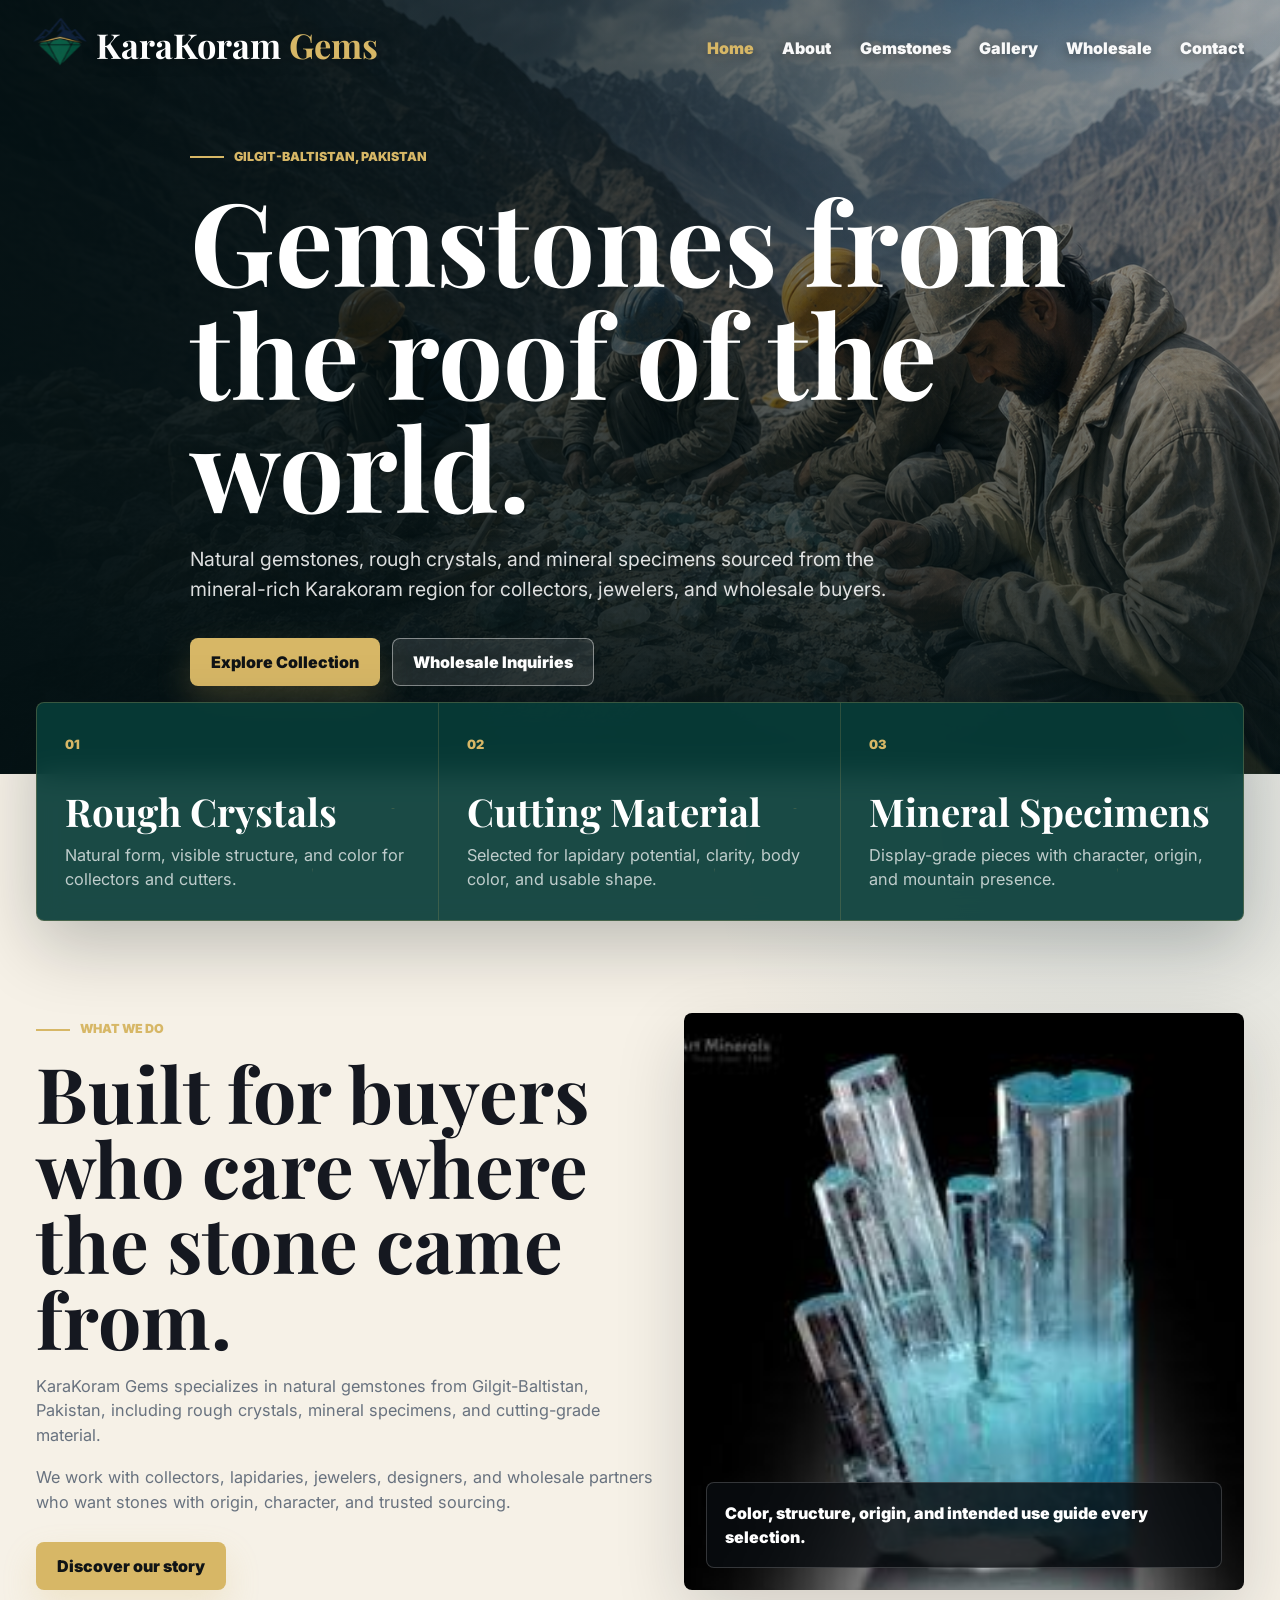
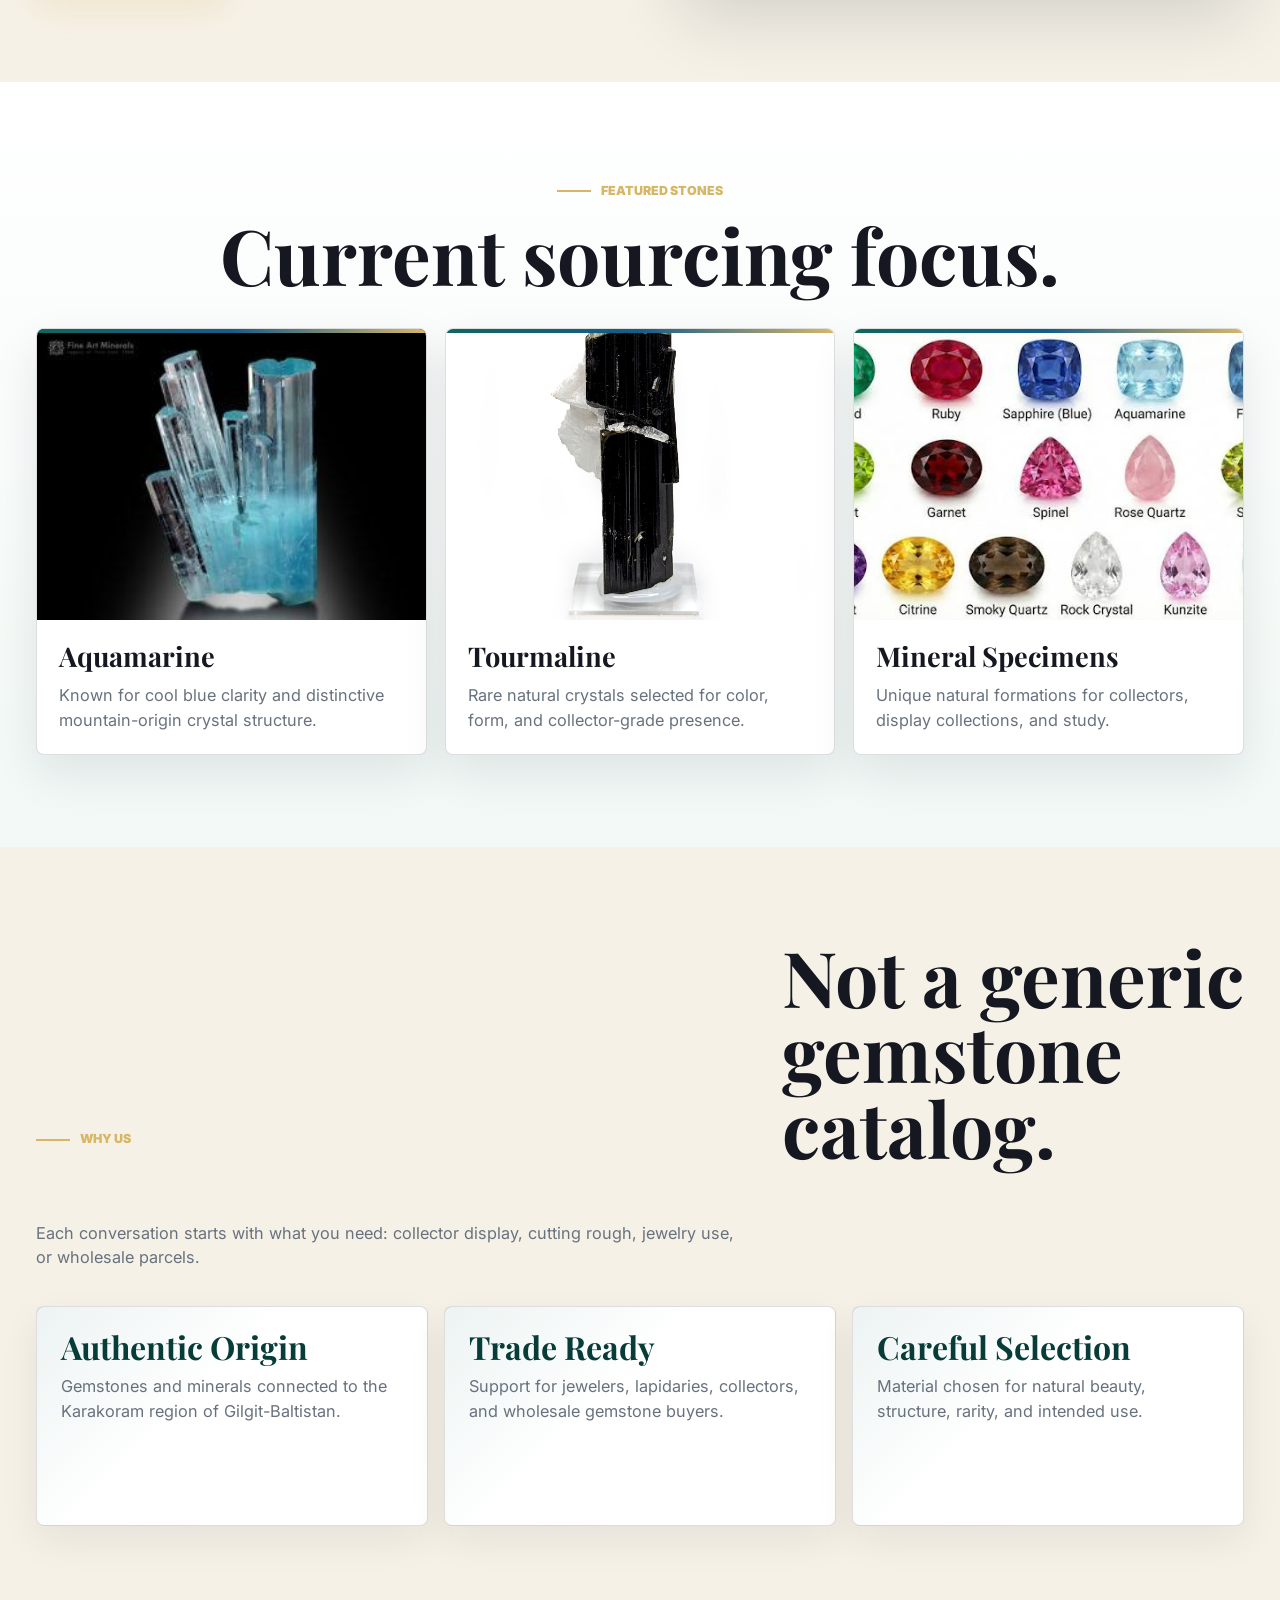
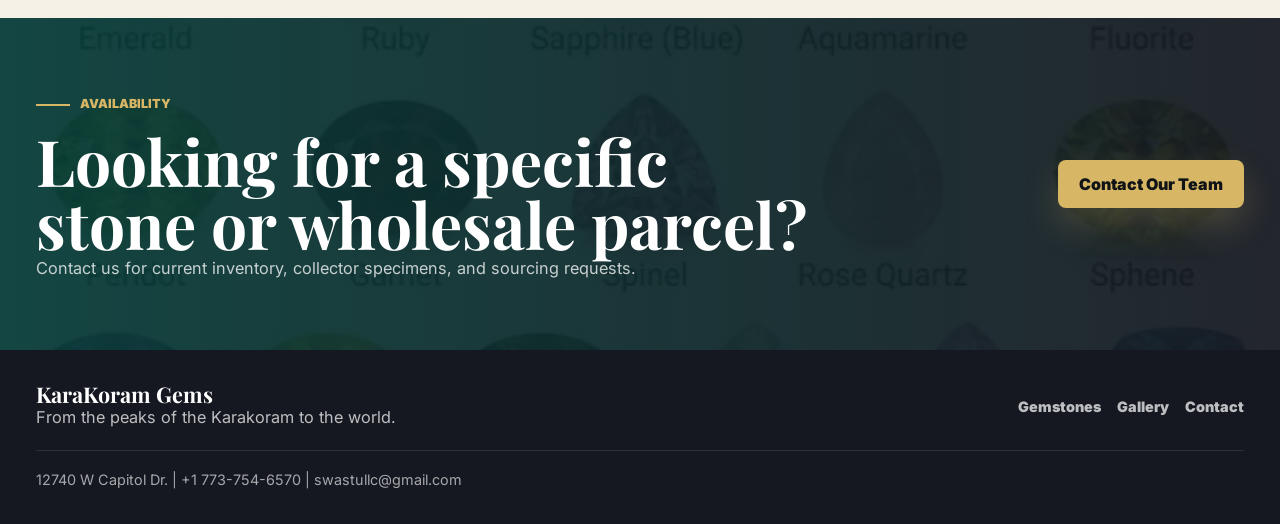
<file: index.html>
<!DOCTYPE html>
<html lang="en">

<head>
<meta charset="UTF-8">
<meta name="viewport" content="width=device-width, initial-scale=1.0">
<title>KaraKoram Gems | Natural Gemstones From The Karakoram Mountains</title>
<meta name="description" content="KaraKoram Gems specializes in ethically sourced natural gemstones from Gilgit-Baltistan, Pakistan. Premium rough crystals, mineral specimens, and cutting-grade gemstones for collectors, jewelers, and wholesalers.">
<meta name="keywords" content="Karakoram Gems, Pakistani gemstones, Gilgit Baltistan gemstones, aquamarine, tourmaline, ruby, emerald, mineral specimens">
<link rel="preconnect" href="https://fonts.googleapis.com">
<link rel="preconnect" href="https://fonts.gstatic.com" crossorigin>
<link href="https://fonts.googleapis.com/css2?family=Inter:wght@400;500;600;700;800;900&family=Playfair+Display:wght@600;700;800&display=swap" rel="stylesheet">
<link rel="icon" href="favicon.ico" sizes="any">
<link rel="stylesheet" href="css/style.css">
</head>

<body>
<header>
    <div class="container nav-container">
        <div class="logo">
            <a href="index.html">
                <img class="brand-mark" src="images/logo/logo.png" alt="">
                <span>KaraKoram <strong>Gems</strong></span>
            </a>
        </div>
        <button class="nav-toggle" type="button" aria-label="Open navigation" aria-expanded="false">
            <span></span>
        </button>
        <nav aria-label="Primary navigation">
            <ul>
                <li><a href="index.html" aria-current="page">Home</a></li>
                <li><a href="about.html">About</a></li>
                <li><a href="gemstones.html">Gemstones</a></li>
                <li><a href="gallery.html">Gallery</a></li>
                <li><a href="wholesale.html">Wholesale</a></li>
                <li><a href="contact.html">Contact</a></li>
            </ul>
        </nav>
    </div>
</header>

<main>
    <section class="hero">
        <div class="container hero-content">
            <span class="eyebrow">Gilgit-Baltistan, Pakistan</span>
            <h1>Gemstones from the roof of the world.</h1>
            <p>
                Natural gemstones, rough crystals, and mineral specimens sourced from the mineral-rich Karakoram region for collectors, jewelers, and wholesale buyers.
            </p>
            <div class="hero-actions">
                <a href="gemstones.html" class="btn">Explore Collection</a>
                <a href="wholesale.html" class="btn secondary">Wholesale Inquiries</a>
            </div>
        </div>
    </section>

    <section class="gem-index" aria-label="Gemstone sourcing focus">
        <div class="container gem-index-grid">
            <article>
                <span>01</span>
                <h2>Rough Crystals</h2>
                <p>Natural form, visible structure, and color for collectors and cutters.</p>
            </article>
            <article>
                <span>02</span>
                <h2>Cutting Material</h2>
                <p>Selected for lapidary potential, clarity, body color, and usable shape.</p>
            </article>
            <article>
                <span>03</span>
                <h2>Mineral Specimens</h2>
                <p>Display-grade pieces with character, origin, and mountain presence.</p>
            </article>
        </div>
    </section>

    <section class="section">
        <div class="container intro-grid">
            <div class="intro-copy">
                <span class="eyebrow">What We Do</span>
                <h2>Built for buyers who care where the stone came from.</h2>
                <p>
                    KaraKoram Gems specializes in natural gemstones from Gilgit-Baltistan, Pakistan, including rough crystals, mineral specimens, and cutting-grade material.
                </p>
                <p>
                    We work with collectors, lapidaries, jewelers, designers, and wholesale partners who want stones with origin, character, and trusted sourcing.
                </p>
                <a href="about.html" class="gold-link">Discover our story</a>
            </div>
            <div class="image-stack">
                <img class="feature-image" src="images/aquamarine.jpg" alt="Blue aquamarine crystal specimen">
                <div class="image-note">Color, structure, origin, and intended use guide every selection.</div>
            </div>
        </div>
    </section>

    <section class="section collections">
        <div class="container">
            <div class="section-header center">
                <span class="eyebrow">Featured Stones</span>
                <h2>Current sourcing focus.</h2>
            </div>
            <div class="cards">
                <article class="card">
                    <img src="images/aquamarine.jpg" alt="Aquamarine gemstone crystal">
                    <div class="card-body">
                        <h3>Aquamarine</h3>
                        <p>Known for cool blue clarity and distinctive mountain-origin crystal structure.</p>
                    </div>
                </article>
                <article class="card">
                    <img src="images/tourmaline.jpg" alt="Tourmaline crystal specimen">
                    <div class="card-body">
                        <h3>Tourmaline</h3>
                        <p>Rare natural crystals selected for color, form, and collector-grade presence.</p>
                    </div>
                </article>
                <article class="card">
                    <img src="images/minerals.jpg" alt="Natural mineral specimen collection">
                    <div class="card-body">
                        <h3>Mineral Specimens</h3>
                        <p>Unique natural formations for collectors, display collections, and study.</p>
                    </div>
                </article>
            </div>
        </div>
    </section>

    <section class="section">
        <div class="container">
            <div class="section-header">
                <span class="eyebrow">Why Us</span>
                <h2>Not a generic gemstone catalog.</h2>
                <p>Each conversation starts with what you need: collector display, cutting rough, jewelry use, or wholesale parcels.</p>
            </div>
            <div class="features">
                <div>
                    <h3>Authentic Origin</h3>
                    <p>Gemstones and minerals connected to the Karakoram region of Gilgit-Baltistan.</p>
                </div>
                <div>
                    <h3>Trade Ready</h3>
                    <p>Support for jewelers, lapidaries, collectors, and wholesale gemstone buyers.</p>
                </div>
                <div>
                    <h3>Careful Selection</h3>
                    <p>Material chosen for natural beauty, structure, rarity, and intended use.</p>
                </div>
            </div>
        </div>
    </section>

    <section class="contact-banner">
        <div class="container">
            <div>
                <span class="eyebrow">Availability</span>
                <h2>Looking for a specific stone or wholesale parcel?</h2>
                <p>Contact us for current inventory, collector specimens, and sourcing requests.</p>
            </div>
            <a href="contact.html" class="btn">Contact Our Team</a>
        </div>
    </section>
</main>

<footer>
    <div class="container footer-grid">
        <div>
            <h3>KaraKoram Gems</h3>
            <p>From the peaks of the Karakoram to the world.</p>
        </div>
        <div class="footer-links">
            <a href="gemstones.html">Gemstones</a>
            <a href="gallery.html">Gallery</a>
            <a href="contact.html">Contact</a>
        </div>
    </div>
    <div class="container copyright">12740 W Capitol Dr. | +1 773-754-6570 | swastullc@gmail.com</div>
</footer>

<script src="js/script.js"></script>
</body>
</html>
</file>
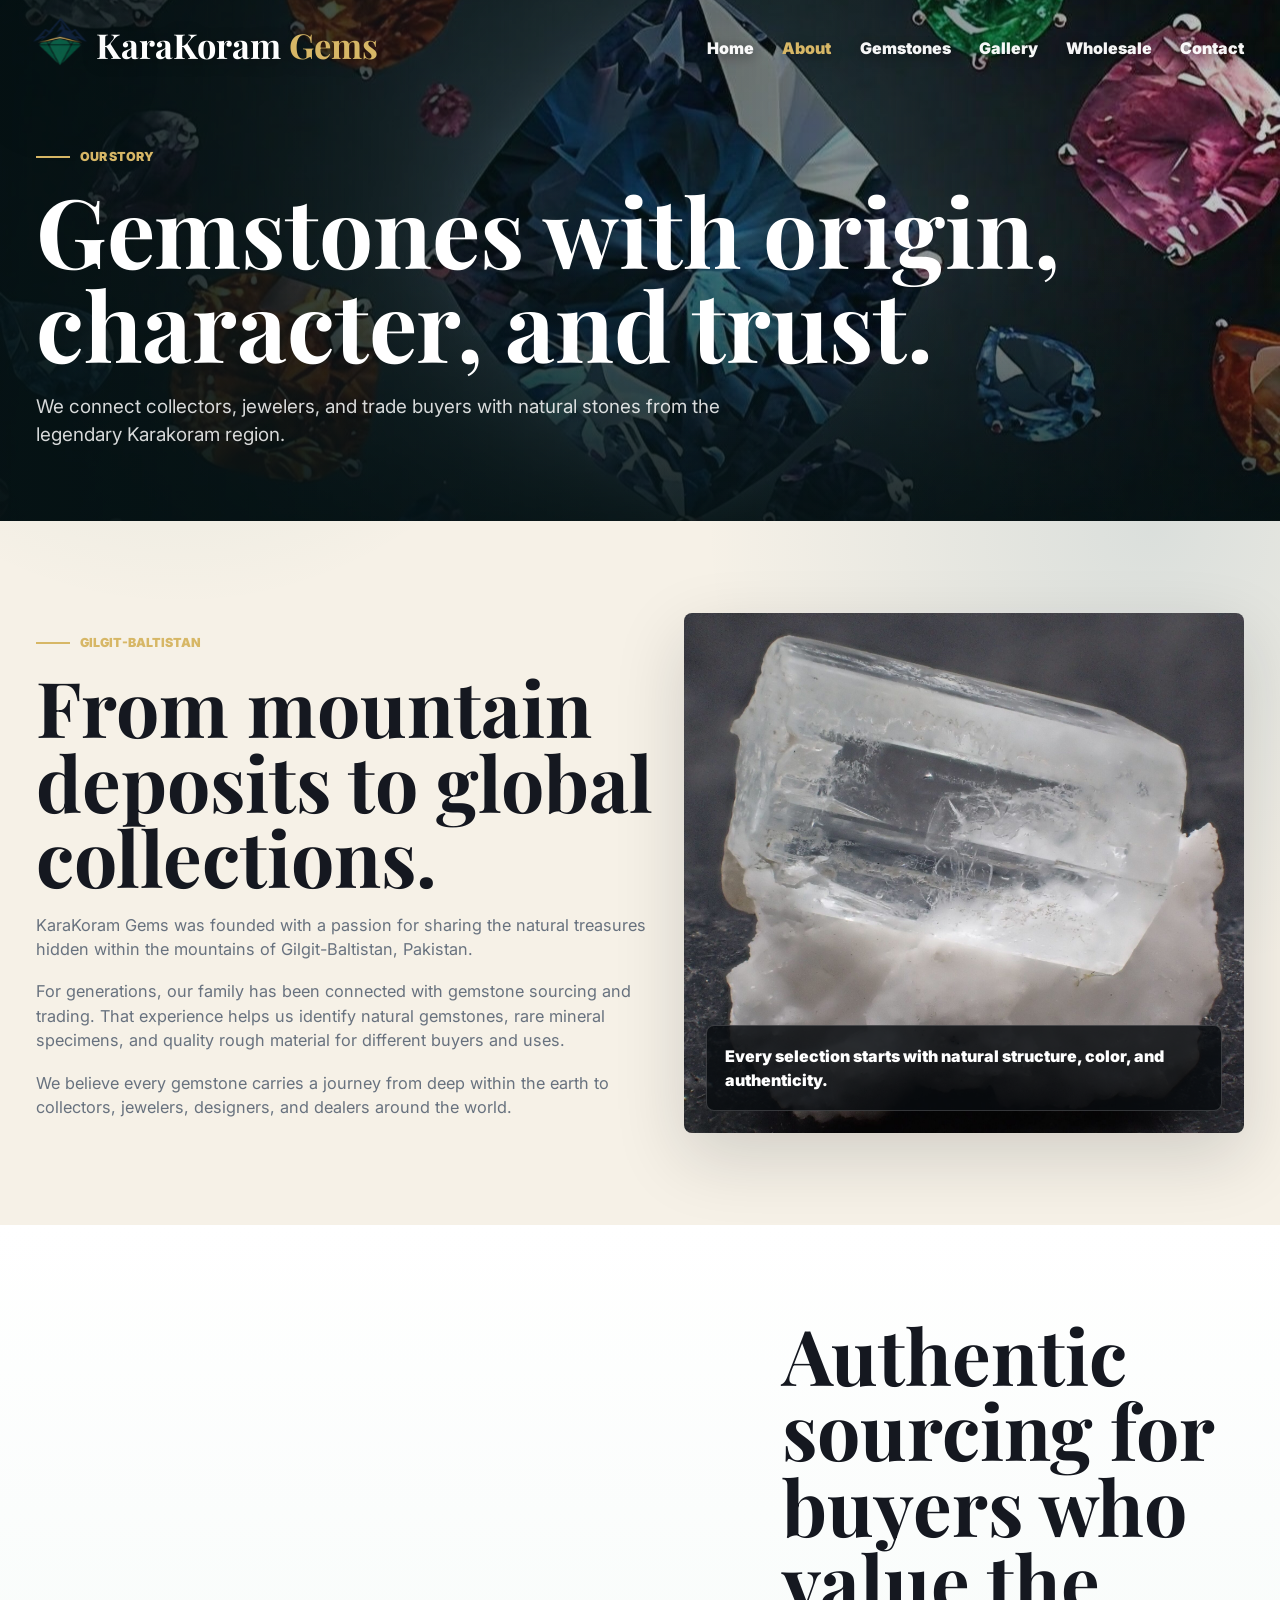
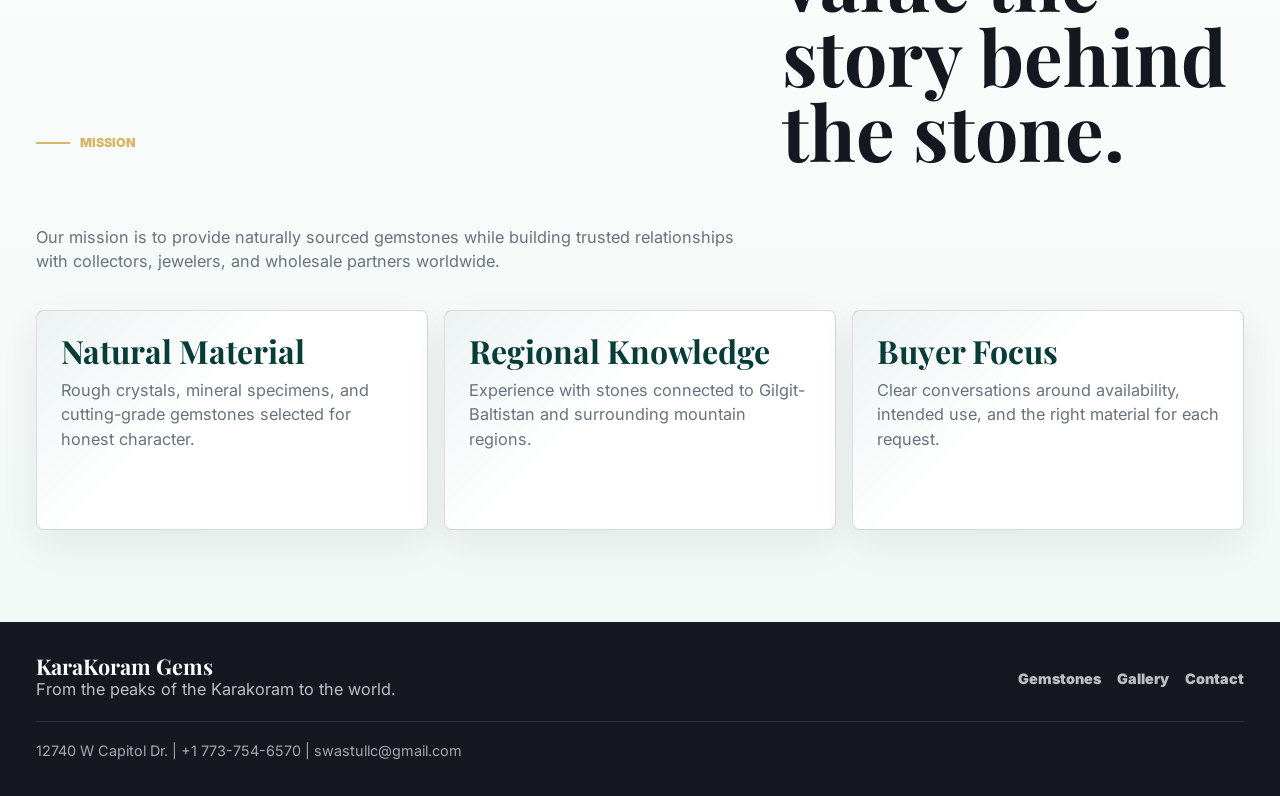
<file: about.html>
<!DOCTYPE html>
<html lang="en">

<head>
<meta charset="UTF-8">
<meta name="viewport" content="width=device-width, initial-scale=1.0">
<title>About KaraKoram Gems</title>
<meta name="description" content="Learn about KaraKoram Gems and our focus on natural gemstones from Gilgit-Baltistan, Pakistan.">
<link rel="preconnect" href="https://fonts.googleapis.com">
<link rel="preconnect" href="https://fonts.gstatic.com" crossorigin>
<link href="https://fonts.googleapis.com/css2?family=Inter:wght@400;500;600;700;800;900&family=Playfair+Display:wght@600;700;800&display=swap" rel="stylesheet">
<link rel="icon" href="favicon.ico" sizes="any">
<link rel="stylesheet" href="css/style.css">
</head>

<body>
<header>
    <div class="container nav-container">
        <div class="logo">
            <a href="index.html">
                <img class="brand-mark" src="images/logo/logo.png" alt="">
                <span>KaraKoram <strong>Gems</strong></span>
            </a>
        </div>
        <button class="nav-toggle" type="button" aria-label="Open navigation" aria-expanded="false">
            <span></span>
        </button>
        <nav aria-label="Primary navigation">
            <ul>
                <li><a href="index.html">Home</a></li>
                <li><a href="about.html" aria-current="page">About</a></li>
                <li><a href="gemstones.html">Gemstones</a></li>
                <li><a href="gallery.html">Gallery</a></li>
                <li><a href="wholesale.html">Wholesale</a></li>
                <li><a href="contact.html">Contact</a></li>
            </ul>
        </nav>
    </div>
</header>

<main>
    <section class="page-banner">
        <div class="container">
            <span class="eyebrow">Our Story</span>
            <h1>Gemstones with origin, character, and trust.</h1>
            <p>We connect collectors, jewelers, and trade buyers with natural stones from the legendary Karakoram region.</p>
        </div>
    </section>

    <section class="section">
        <div class="container story-grid">
            <div class="story-copy">
                <span class="eyebrow">Gilgit-Baltistan</span>
                <h2>From mountain deposits to global collections.</h2>
                <p>
                    KaraKoram Gems was founded with a passion for sharing the natural treasures hidden within the mountains of Gilgit-Baltistan, Pakistan.
                </p>
                <p>
                    For generations, our family has been connected with gemstone sourcing and trading. That experience helps us identify natural gemstones, rare mineral specimens, and quality rough material for different buyers and uses.
                </p>
                <p>
                    We believe every gemstone carries a journey from deep within the earth to collectors, jewelers, designers, and dealers around the world.
                </p>
            </div>
            <div class="image-stack">
                <img class="feature-image" src="images/quartz.jpg" alt="Quartz crystal specimen from a natural mineral collection">
                <div class="image-note">Every selection starts with natural structure, color, and authenticity.</div>
            </div>
        </div>
    </section>

    <section class="section collections">
        <div class="container">
            <div class="section-header">
                <span class="eyebrow">Mission</span>
                <h2>Authentic sourcing for buyers who value the story behind the stone.</h2>
                <p>
                    Our mission is to provide naturally sourced gemstones while building trusted relationships with collectors, jewelers, and wholesale partners worldwide.
                </p>
            </div>
            <div class="features">
                <div>
                    <h3>Natural Material</h3>
                    <p>Rough crystals, mineral specimens, and cutting-grade gemstones selected for honest character.</p>
                </div>
                <div>
                    <h3>Regional Knowledge</h3>
                    <p>Experience with stones connected to Gilgit-Baltistan and surrounding mountain regions.</p>
                </div>
                <div>
                    <h3>Buyer Focus</h3>
                    <p>Clear conversations around availability, intended use, and the right material for each request.</p>
                </div>
            </div>
        </div>
    </section>
</main>

<footer>
    <div class="container footer-grid">
        <div>
            <h3>KaraKoram Gems</h3>
            <p>From the peaks of the Karakoram to the world.</p>
        </div>
        <div class="footer-links">
            <a href="gemstones.html">Gemstones</a>
            <a href="gallery.html">Gallery</a>
            <a href="contact.html">Contact</a>
        </div>
    </div>
    <div class="container copyright">12740 W Capitol Dr. | +1 773-754-6570 | swastullc@gmail.com</div>
</footer>

<script src="js/script.js"></script>
</body>
</html>
</file>
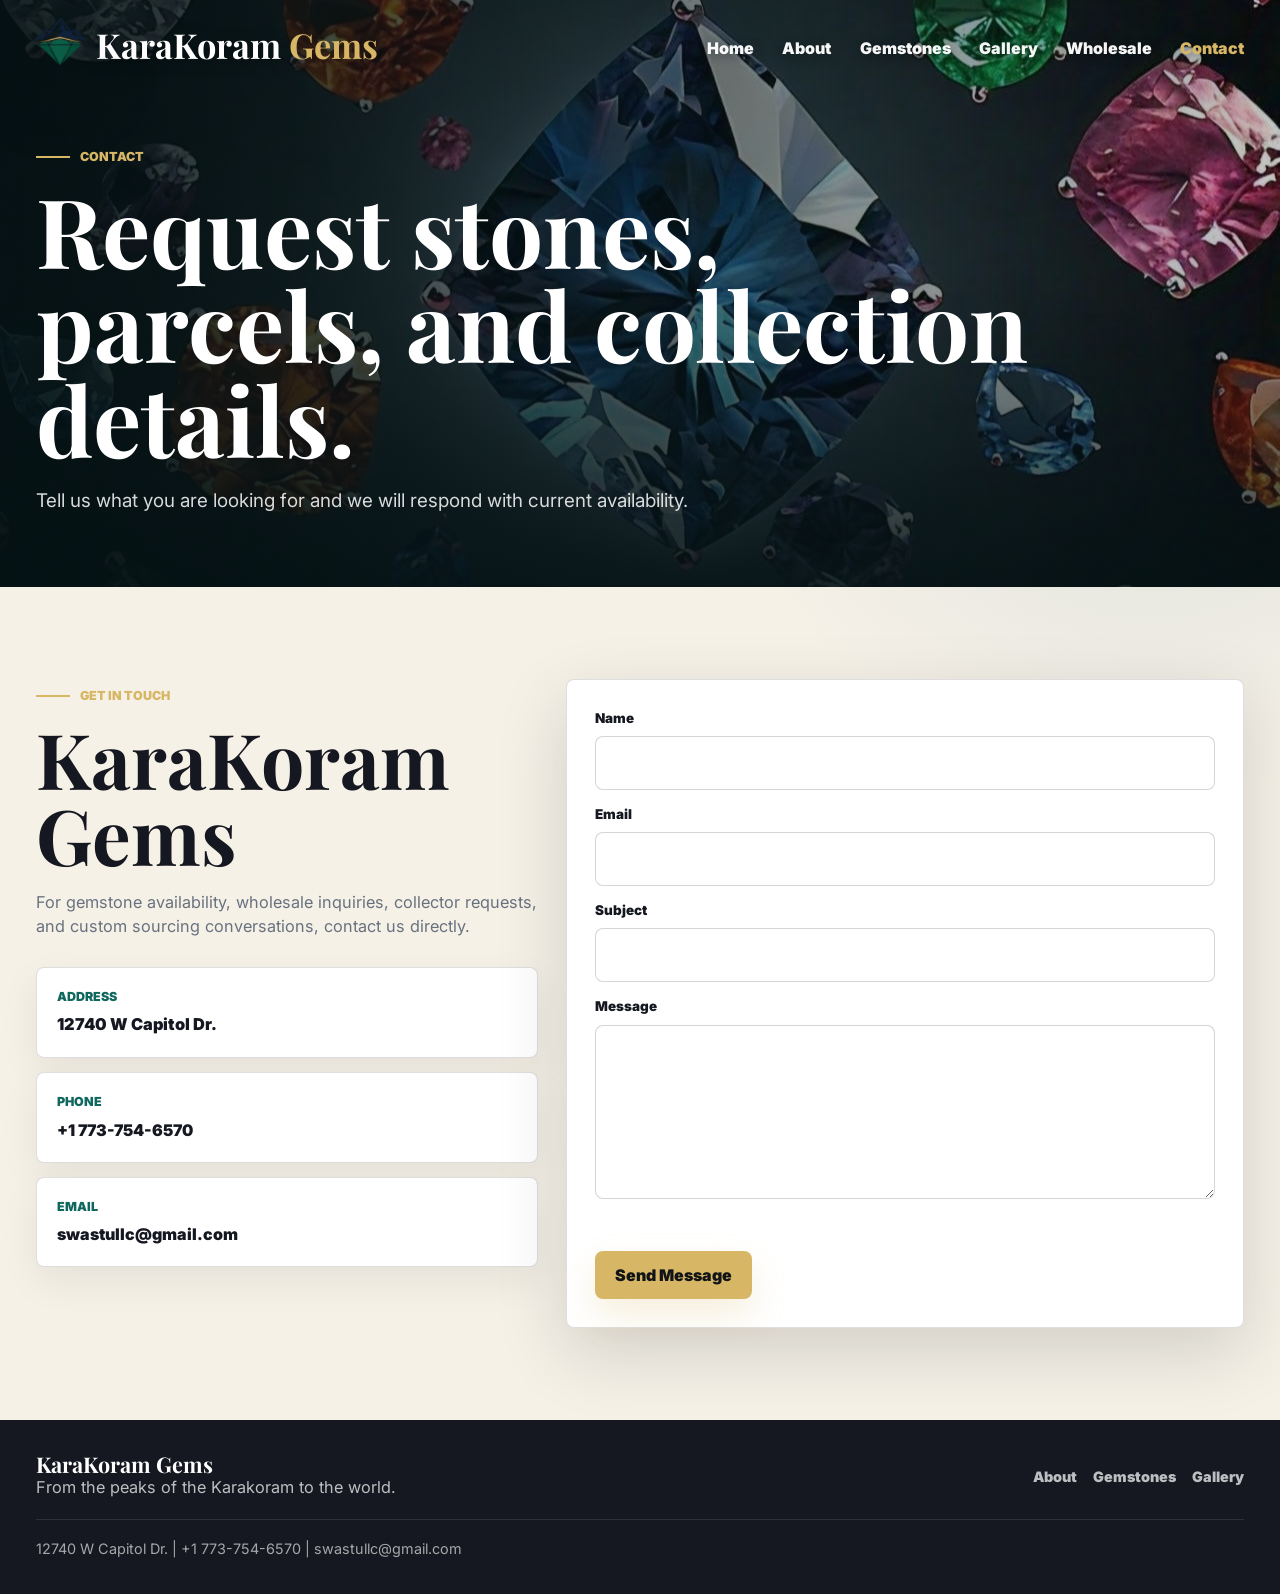
<file: contact.html>
<!DOCTYPE html>
<html lang="en">

<head>
<meta charset="UTF-8">
<meta name="viewport" content="width=device-width, initial-scale=1.0">
<title>Contact KaraKoram Gems</title>
<meta name="description" content="Contact KaraKoram Gems for gemstone availability, collector specimens, wholesale inquiries, and sourcing requests.">
<link rel="preconnect" href="https://fonts.googleapis.com">
<link rel="preconnect" href="https://fonts.gstatic.com" crossorigin>
<link href="https://fonts.googleapis.com/css2?family=Inter:wght@400;500;600;700;800;900&family=Playfair+Display:wght@600;700;800&display=swap" rel="stylesheet">
<link rel="icon" href="favicon.ico" sizes="any">
<link rel="stylesheet" href="css/style.css">
</head>

<body>
<header>
    <div class="container nav-container">
        <div class="logo">
            <a href="index.html">
                <img class="brand-mark" src="images/logo/logo.png" alt="">
                <span>KaraKoram <strong>Gems</strong></span>
            </a>
        </div>
        <button class="nav-toggle" type="button" aria-label="Open navigation" aria-expanded="false">
            <span></span>
        </button>
        <nav aria-label="Primary navigation">
            <ul>
                <li><a href="index.html">Home</a></li>
                <li><a href="about.html">About</a></li>
                <li><a href="gemstones.html">Gemstones</a></li>
                <li><a href="gallery.html">Gallery</a></li>
                <li><a href="wholesale.html">Wholesale</a></li>
                <li><a href="contact.html" aria-current="page">Contact</a></li>
            </ul>
        </nav>
    </div>
</header>

<main>
    <section class="page-banner">
        <div class="container">
            <span class="eyebrow">Contact</span>
            <h1>Request stones, parcels, and collection details.</h1>
            <p>Tell us what you are looking for and we will respond with current availability.</p>
        </div>
    </section>

    <section class="contact-section">
        <div class="container contact-grid">
            <div>
                <span class="eyebrow">Get In Touch</span>
                <h2>KaraKoram Gems</h2>
                <p>
                    For gemstone availability, wholesale inquiries, collector requests, and custom sourcing conversations, contact us directly.
                </p>
                <div class="contact-methods">
                    <p><span>Address</span>12740 W Capitol Dr.</p>
                    <a href="tel:+17737546570"><span>Phone</span>+1 773-754-6570</a>
                    <a href="mailto:swastullc@gmail.com"><span>Email</span>swastullc@gmail.com</a>
                </div>
            </div>

            <form class="contact-form" name="gemstone-inquiry" method="POST" data-netlify="true" data-netlify-honeypot="bot-field">
                <input type="hidden" name="form-name" value="gemstone-inquiry">
                <p class="hidden-field">
                    <label>Do not fill this out if you are human: <input name="bot-field"></label>
                </p>
                <div class="field">
                    <label for="name">Name</label>
                    <input id="name" name="name" type="text" autocomplete="name" required>
                </div>
                <div class="field">
                    <label for="email">Email</label>
                    <input id="email" name="email" type="email" autocomplete="email" required>
                </div>
                <div class="field">
                    <label for="subject">Subject</label>
                    <input id="subject" name="subject" type="text" required>
                </div>
                <div class="field">
                    <label for="message">Message</label>
                    <textarea id="message" name="message" rows="6" required></textarea>
                </div>
                <p class="form-status" aria-live="polite"></p>
                <button class="btn" type="submit">Send Message</button>
            </form>
        </div>
    </section>
</main>

<footer>
    <div class="container footer-grid">
        <div>
            <h3>KaraKoram Gems</h3>
            <p>From the peaks of the Karakoram to the world.</p>
        </div>
        <div class="footer-links">
            <a href="about.html">About</a>
            <a href="gemstones.html">Gemstones</a>
            <a href="gallery.html">Gallery</a>
        </div>
    </div>
    <div class="container copyright">12740 W Capitol Dr. | +1 773-754-6570 | swastullc@gmail.com</div>
</footer>

<script src="js/script.js"></script>
</body>
</html>
</file>
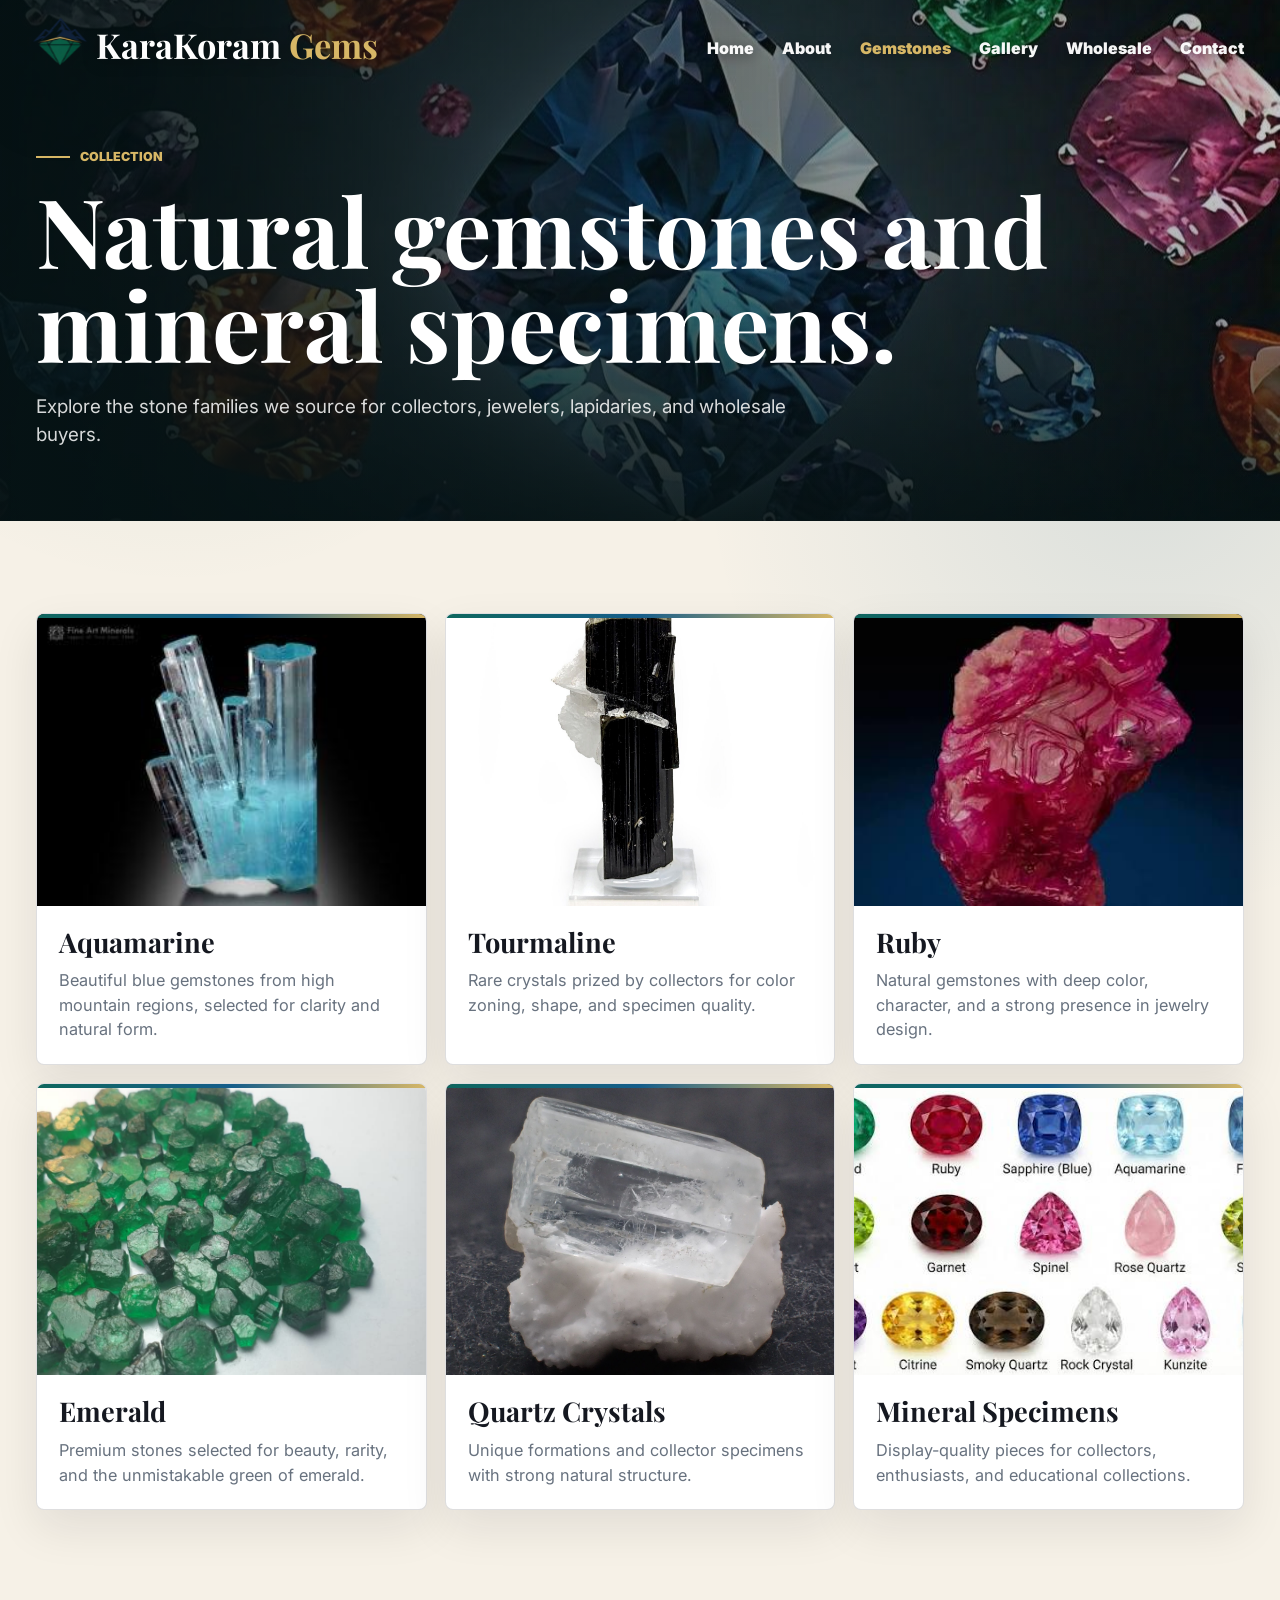
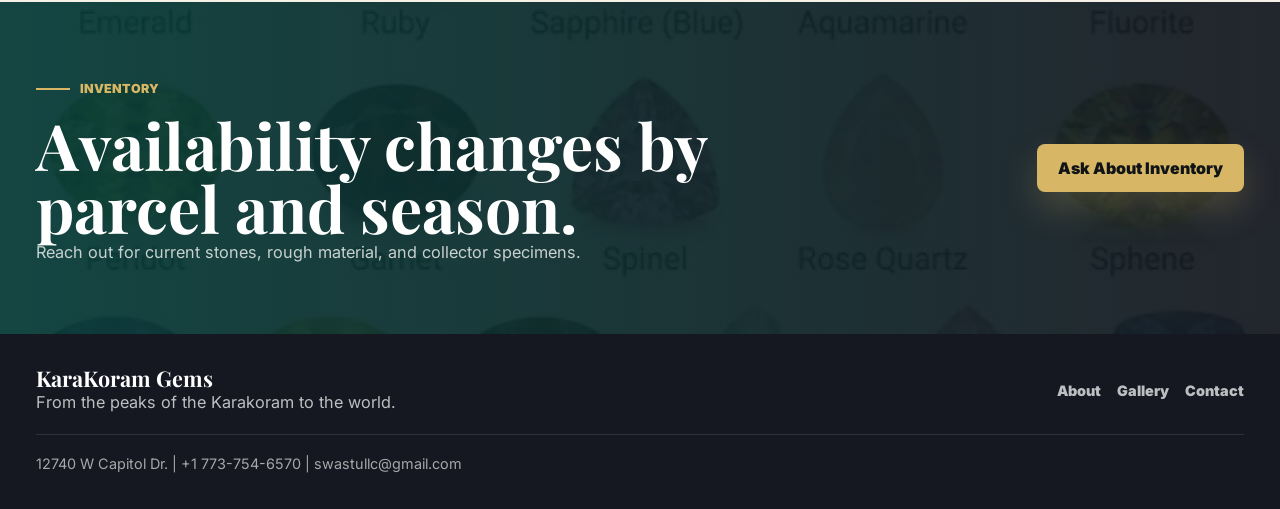
<file: gemstones.html>
<!DOCTYPE html>
<html lang="en">

<head>
<meta charset="UTF-8">
<meta name="viewport" content="width=device-width, initial-scale=1.0">
<title>Natural Gemstone Collection | KaraKoram Gems</title>
<meta name="description" content="Explore aquamarine, tourmaline, ruby, emerald, quartz, and mineral specimens from KaraKoram Gems.">
<link rel="preconnect" href="https://fonts.googleapis.com">
<link rel="preconnect" href="https://fonts.gstatic.com" crossorigin>
<link href="https://fonts.googleapis.com/css2?family=Inter:wght@400;500;600;700;800;900&family=Playfair+Display:wght@600;700;800&display=swap" rel="stylesheet">
<link rel="icon" href="favicon.ico" sizes="any">
<link rel="stylesheet" href="css/style.css">
</head>

<body>
<header>
    <div class="container nav-container">
        <div class="logo">
            <a href="index.html">
                <img class="brand-mark" src="images/logo/logo.png" alt="">
                <span>KaraKoram <strong>Gems</strong></span>
            </a>
        </div>
        <button class="nav-toggle" type="button" aria-label="Open navigation" aria-expanded="false">
            <span></span>
        </button>
        <nav aria-label="Primary navigation">
            <ul>
                <li><a href="index.html">Home</a></li>
                <li><a href="about.html">About</a></li>
                <li><a href="gemstones.html" aria-current="page">Gemstones</a></li>
                <li><a href="gallery.html">Gallery</a></li>
                <li><a href="wholesale.html">Wholesale</a></li>
                <li><a href="contact.html">Contact</a></li>
            </ul>
        </nav>
    </div>
</header>

<main>
    <section class="page-banner">
        <div class="container">
            <span class="eyebrow">Collection</span>
            <h1>Natural gemstones and mineral specimens.</h1>
            <p>Explore the stone families we source for collectors, jewelers, lapidaries, and wholesale buyers.</p>
        </div>
    </section>

    <section class="section">
        <div class="container">
            <div class="cards">
                <article class="card">
                    <img src="images/aquamarine.jpg" alt="Aquamarine crystal with blue color">
                    <div class="card-body">
                        <h3>Aquamarine</h3>
                        <p>Beautiful blue gemstones from high mountain regions, selected for clarity and natural form.</p>
                    </div>
                </article>
                <article class="card">
                    <img src="images/tourmaline.jpg" alt="Tourmaline gemstone crystal">
                    <div class="card-body">
                        <h3>Tourmaline</h3>
                        <p>Rare crystals prized by collectors for color zoning, shape, and specimen quality.</p>
                    </div>
                </article>
                <article class="card">
                    <img src="images/ruby.jpg" alt="Ruby gemstone specimen">
                    <div class="card-body">
                        <h3>Ruby</h3>
                        <p>Natural gemstones with deep color, character, and a strong presence in jewelry design.</p>
                    </div>
                </article>
                <article class="card">
                    <img src="images/emerald.jpg" alt="Emerald gemstone crystal">
                    <div class="card-body">
                        <h3>Emerald</h3>
                        <p>Premium stones selected for beauty, rarity, and the unmistakable green of emerald.</p>
                    </div>
                </article>
                <article class="card">
                    <img src="images/quartz.jpg" alt="Quartz crystal mineral specimen">
                    <div class="card-body">
                        <h3>Quartz Crystals</h3>
                        <p>Unique formations and collector specimens with strong natural structure.</p>
                    </div>
                </article>
                <article class="card">
                    <img src="images/minerals.jpg" alt="Mixed mineral specimens">
                    <div class="card-body">
                        <h3>Mineral Specimens</h3>
                        <p>Display-quality pieces for collectors, enthusiasts, and educational collections.</p>
                    </div>
                </article>
            </div>
        </div>
    </section>

    <section class="contact-banner">
        <div class="container">
            <div>
                <span class="eyebrow">Inventory</span>
                <h2>Availability changes by parcel and season.</h2>
                <p>Reach out for current stones, rough material, and collector specimens.</p>
            </div>
            <a href="contact.html" class="btn">Ask About Inventory</a>
        </div>
    </section>
</main>

<footer>
    <div class="container footer-grid">
        <div>
            <h3>KaraKoram Gems</h3>
            <p>From the peaks of the Karakoram to the world.</p>
        </div>
        <div class="footer-links">
            <a href="about.html">About</a>
            <a href="gallery.html">Gallery</a>
            <a href="contact.html">Contact</a>
        </div>
    </div>
    <div class="container copyright">12740 W Capitol Dr. | +1 773-754-6570 | swastullc@gmail.com</div>
</footer>

<script src="js/script.js"></script>
</body>
</html>
</file>
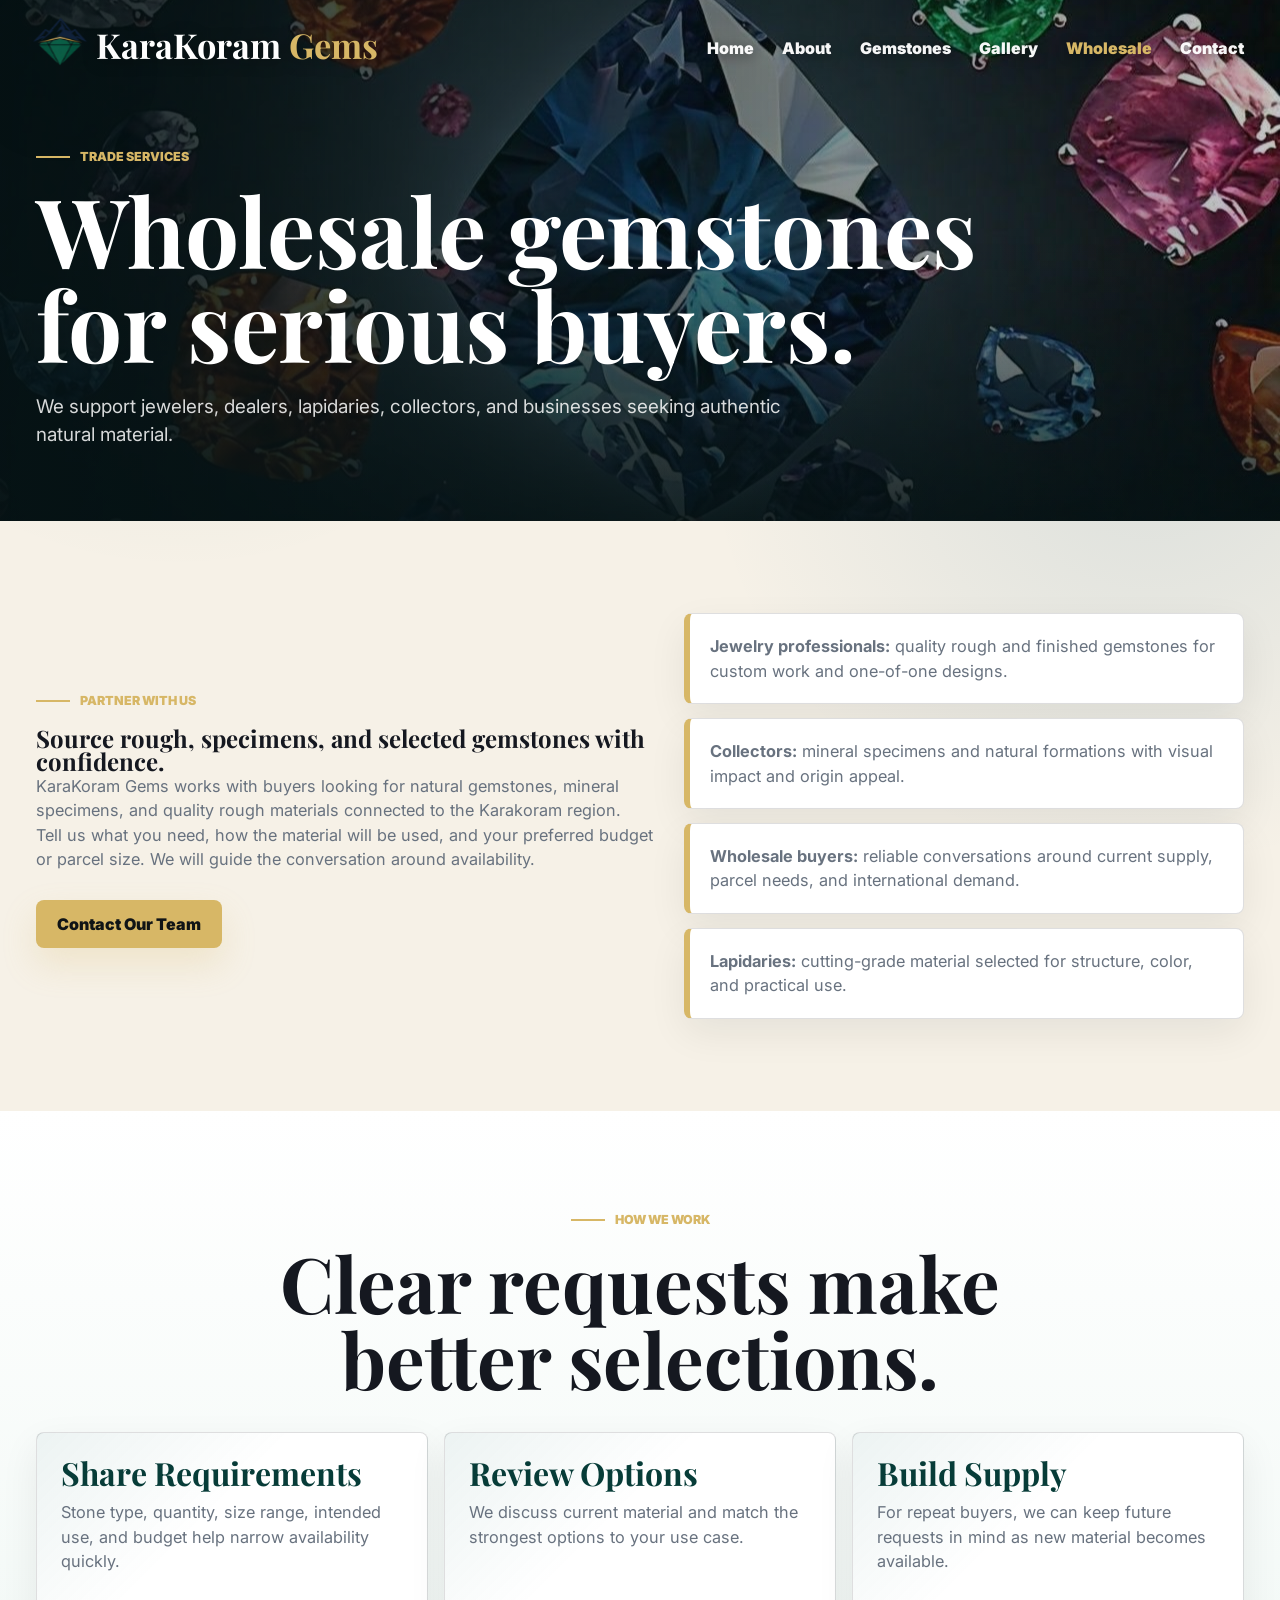
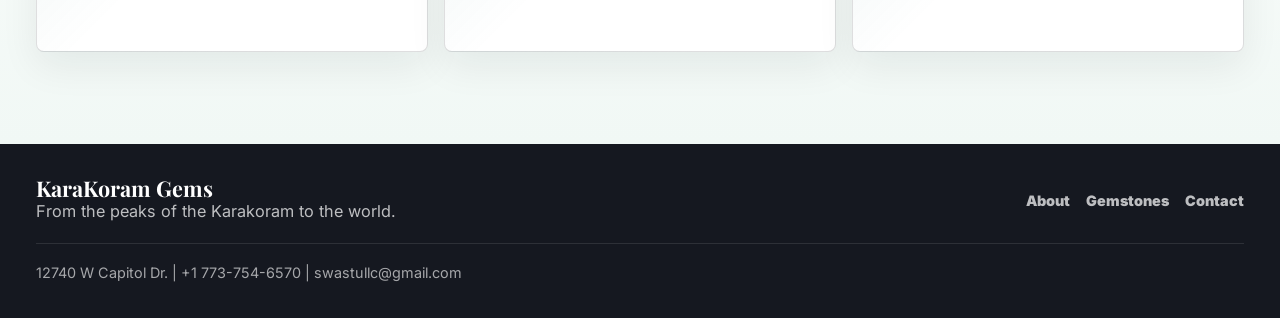
<file: wholesale.html>
<!DOCTYPE html>
<html lang="en">

<head>
<meta charset="UTF-8">
<meta name="viewport" content="width=device-width, initial-scale=1.0">
<title>Wholesale Gemstones | KaraKoram Gems</title>
<meta name="description" content="Wholesale gemstone and collector services from KaraKoram Gems for jewelers, dealers, lapidaries, collectors, and businesses.">
<link rel="preconnect" href="https://fonts.googleapis.com">
<link rel="preconnect" href="https://fonts.gstatic.com" crossorigin>
<link href="https://fonts.googleapis.com/css2?family=Inter:wght@400;500;600;700;800;900&family=Playfair+Display:wght@600;700;800&display=swap" rel="stylesheet">
<link rel="icon" href="favicon.ico" sizes="any">
<link rel="stylesheet" href="css/style.css">
</head>

<body>
<header>
    <div class="container nav-container">
        <div class="logo">
            <a href="index.html">
                <img class="brand-mark" src="images/logo/logo.png" alt="">
                <span>KaraKoram <strong>Gems</strong></span>
            </a>
        </div>
        <button class="nav-toggle" type="button" aria-label="Open navigation" aria-expanded="false">
            <span></span>
        </button>
        <nav aria-label="Primary navigation">
            <ul>
                <li><a href="index.html">Home</a></li>
                <li><a href="about.html">About</a></li>
                <li><a href="gemstones.html">Gemstones</a></li>
                <li><a href="gallery.html">Gallery</a></li>
                <li><a href="wholesale.html" aria-current="page">Wholesale</a></li>
                <li><a href="contact.html">Contact</a></li>
            </ul>
        </nav>
    </div>
</header>

<main>
    <section class="page-banner">
        <div class="container">
            <span class="eyebrow">Trade Services</span>
            <h1>Wholesale gemstones for serious buyers.</h1>
            <p>We support jewelers, dealers, lapidaries, collectors, and businesses seeking authentic natural material.</p>
        </div>
    </section>

    <section class="section">
        <div class="container split-panel">
            <div>
                <span class="eyebrow">Partner With Us</span>
                <h2>Source rough, specimens, and selected gemstones with confidence.</h2>
                <p>
                    KaraKoram Gems works with buyers looking for natural gemstones, mineral specimens, and quality rough materials connected to the Karakoram region.
                </p>
                <p>
                    Tell us what you need, how the material will be used, and your preferred budget or parcel size. We will guide the conversation around availability.
                </p>
                <a href="contact.html" class="btn">Contact Our Team</a>
            </div>
            <div class="service-list">
                <p><strong>Jewelry professionals:</strong> quality rough and finished gemstones for custom work and one-of-one designs.</p>
                <p><strong>Collectors:</strong> mineral specimens and natural formations with visual impact and origin appeal.</p>
                <p><strong>Wholesale buyers:</strong> reliable conversations around current supply, parcel needs, and international demand.</p>
                <p><strong>Lapidaries:</strong> cutting-grade material selected for structure, color, and practical use.</p>
            </div>
        </div>
    </section>

    <section class="section collections">
        <div class="container">
            <div class="section-header center">
                <span class="eyebrow">How We Work</span>
                <h2>Clear requests make better selections.</h2>
            </div>
            <div class="features">
                <div>
                    <h3>Share Requirements</h3>
                    <p>Stone type, quantity, size range, intended use, and budget help narrow availability quickly.</p>
                </div>
                <div>
                    <h3>Review Options</h3>
                    <p>We discuss current material and match the strongest options to your use case.</p>
                </div>
                <div>
                    <h3>Build Supply</h3>
                    <p>For repeat buyers, we can keep future requests in mind as new material becomes available.</p>
                </div>
            </div>
        </div>
    </section>
</main>

<footer>
    <div class="container footer-grid">
        <div>
            <h3>KaraKoram Gems</h3>
            <p>From the peaks of the Karakoram to the world.</p>
        </div>
        <div class="footer-links">
            <a href="about.html">About</a>
            <a href="gemstones.html">Gemstones</a>
            <a href="contact.html">Contact</a>
        </div>
    </div>
    <div class="container copyright">12740 W Capitol Dr. | +1 773-754-6570 | swastullc@gmail.com</div>
</footer>

<script src="js/script.js"></script>
</body>
</html>
</file>
<file: css/style.css>
:root {
    --ink: #151820;
    --obsidian: #090d10;
    --emerald: #0f675e;
    --deep-emerald: #073c38;
    --sapphire: #155d8a;
    --ruby: #a73445;
    --amber: #d7b766;
    --cream: #f6f1e7;
    --mist: #eef7f4;
    --paper: #ffffff;
    --muted: #68727f;
    --line: rgba(21, 24, 32, .14);
    --shadow: 0 24px 70px rgba(21, 24, 32, .16);
    --radius: 8px;
}

* {
    box-sizing: border-box;
    margin: 0;
    padding: 0;
}

html {
    scroll-behavior: smooth;
}

body {
    min-width: 320px;
    overflow-x: hidden;
    background:
        radial-gradient(circle at 14% 8%, rgba(15, 103, 94, .11), transparent 26rem),
        radial-gradient(circle at 90% 22%, rgba(21, 93, 138, .12), transparent 28rem),
        var(--cream);
    color: var(--ink);
    font-family: Inter, Arial, sans-serif;
    line-height: 1.5;
}

body.nav-open {
    overflow: hidden;
}

img {
    display: block;
    max-width: 100%;
}

a {
    color: inherit;
    text-decoration: none;
}

button,
input,
textarea {
    font: inherit;
}

h1,
h2,
h3 {
    margin: 0;
    color: var(--ink);
    font-family: "Playfair Display", Georgia, serif;
    font-weight: 700;
    letter-spacing: 0;
    line-height: .98;
    overflow-wrap: break-word;
}

p {
    color: var(--muted);
    font-size: 1.02rem;
}

.container {
    width: min(1440px, calc(100% - 72px));
    margin: 0 auto;
}

header {
    position: fixed;
    inset: 0 0 auto;
    z-index: 20;
    border-bottom: 1px solid transparent;
    background: transparent;
    color: var(--paper);
    transition: background 220ms ease, border-color 220ms ease, box-shadow 220ms ease, backdrop-filter 220ms ease;
}

header.scrolled,
header.menu-active {
    border-bottom-color: rgba(255, 255, 255, .14);
    background: rgba(9, 13, 16, .84);
    box-shadow: 0 18px 50px rgba(0, 0, 0, .22);
    backdrop-filter: blur(14px);
}

.nav-container {
    display: flex;
    align-items: center;
    justify-content: space-between;
    min-height: 96px;
    gap: 48px;
    padding: 12px 0;
}

.logo a {
    display: inline-flex;
    align-items: center;
    gap: 12px;
    color: var(--paper);
    font-family: "Playfair Display", Georgia, serif;
    font-size: clamp(1.55rem, 3vw, 2.15rem);
    font-weight: 700;
    line-height: 1;
    text-shadow: 0 2px 16px rgba(0, 0, 0, .36);
    white-space: nowrap;
}

.brand-mark {
    width: 48px;
    height: 48px;
    object-fit: contain;
    filter: drop-shadow(0 10px 22px rgba(0, 0, 0, .38));
    transform: scale(2.05);
    transform-origin: center;
}

.logo strong {
    color: var(--amber);
    font: inherit;
}

nav ul {
    display: flex;
    align-items: center;
    justify-content: flex-end;
    gap: clamp(18px, 2.2vw, 34px);
    list-style: none;
}

nav a {
    color: rgba(255, 255, 255, .96);
    font-size: 1rem;
    font-weight: 900;
    text-shadow: 0 2px 12px rgba(0, 0, 0, .42);
    white-space: nowrap;
    transition: color 180ms ease;
}

nav a:hover,
nav a[aria-current="page"] {
    color: var(--amber);
}

nav a[aria-current="page"]::after {
    display: none;
}

.nav-toggle {
    display: none;
    width: 44px;
    height: 44px;
    place-items: center;
    flex: 0 0 auto;
    border: 1px solid rgba(255, 255, 255, .26);
    border-radius: var(--radius);
    background: rgba(255, 255, 255, .11);
    color: var(--paper);
    cursor: pointer;
}

.nav-toggle span,
.nav-toggle span::before,
.nav-toggle span::after {
    display: block;
    width: 18px;
    height: 2px;
    border-radius: 999px;
    background: currentColor;
    content: "";
}

.nav-toggle span {
    position: relative;
}

.nav-toggle span::before {
    position: absolute;
    top: -6px;
}

.nav-toggle span::after {
    position: absolute;
    top: 6px;
}

body.nav-open .nav-toggle span {
    background: transparent;
}

body.nav-open .nav-toggle span::before {
    top: 0;
    transform: rotate(45deg);
}

body.nav-open .nav-toggle span::after {
    top: 0;
    transform: rotate(-45deg);
}

.btn,
.gold-link {
    display: inline-flex;
    align-items: center;
    justify-content: center;
    min-height: 48px;
    padding: 0 20px;
    border: 1px solid transparent;
    border-radius: var(--radius);
    background: var(--amber);
    color: #101416;
    box-shadow: 0 16px 34px rgba(215, 183, 102, .22);
    font-weight: 900;
    line-height: 1;
    text-align: center;
    transition: transform 180ms ease, box-shadow 180ms ease, background 180ms ease, border-color 180ms ease;
}

.btn:hover,
.gold-link:hover {
    background: #e5c879;
    transform: translateY(-1px);
}

.btn.secondary {
    border-color: rgba(255, 255, 255, .44);
    background: rgba(255, 255, 255, .1);
    color: var(--paper);
    box-shadow: none;
}

.btn.secondary:hover {
    border-color: rgba(255, 255, 255, .72);
    background: rgba(255, 255, 255, .18);
}

.eyebrow {
    display: inline-flex;
    align-items: center;
    gap: 10px;
    margin: 0 0 16px;
    color: var(--amber);
    font-size: .78rem;
    font-weight: 900;
    letter-spacing: 0;
    text-transform: uppercase;
}

.eyebrow::before {
    width: 34px;
    height: 2px;
    background: currentColor;
    content: "";
}

.hero {
    position: relative;
    min-height: 86vh;
    display: grid;
    align-items: end;
    padding: 132px 0 88px;
    overflow: hidden;
    background:
        linear-gradient(90deg, rgba(5, 18, 20, .93), rgba(5, 18, 20, .66) 48%, rgba(5, 18, 20, .28)),
        linear-gradient(0deg, rgba(5, 18, 20, .9), rgba(5, 18, 20, .04) 52%),
        url("../images/hero-miners-gems.png") center / cover;
    color: var(--paper);
}

.hero::after {
    position: absolute;
    inset: auto 0 0;
    height: 1px;
    background: linear-gradient(90deg, transparent, rgba(215, 183, 102, .8), rgba(79, 207, 191, .6), transparent);
    content: "";
}

.hero::before {
    position: absolute;
    right: -12vw;
    bottom: -14vw;
    width: min(46vw, 620px);
    aspect-ratio: 1;
    border: 1px solid rgba(215, 183, 102, .24);
    background:
        linear-gradient(135deg, rgba(255, 255, 255, .08), transparent 42%),
        linear-gradient(45deg, transparent 48%, rgba(215, 183, 102, .26) 49%, rgba(215, 183, 102, .26) 51%, transparent 52%);
    clip-path: polygon(50% 0, 100% 38%, 82% 100%, 18% 100%, 0 38%);
    content: "";
    opacity: .42;
}

.hero-content {
    position: relative;
    z-index: 2;
    max-width: 900px;
}

.hero h1 {
    max-width: 980px;
    color: var(--paper);
    font-size: clamp(5rem, 9vw, 8.4rem);
}

.hero p {
    max-width: 700px;
    margin-top: 24px;
    color: rgba(255, 255, 255, .86);
    font-size: 1.22rem;
}

.hero-actions {
    display: flex;
    flex-wrap: wrap;
    gap: 12px;
    margin-top: 34px;
}

.gem-index {
    position: relative;
    z-index: 3;
    margin-top: -72px;
    padding-bottom: 30px;
}

.gem-index-grid {
    display: grid;
    grid-template-columns: repeat(3, 1fr);
    border: 1px solid rgba(215, 183, 102, .24);
    border-radius: var(--radius);
    background: rgba(7, 60, 56, .92);
    box-shadow: 0 24px 70px rgba(5, 18, 20, .24);
    overflow: hidden;
    backdrop-filter: blur(14px);
}

.gem-index article {
    position: relative;
    min-height: 190px;
    padding: 28px;
    border-right: 1px solid rgba(215, 183, 102, .18);
    overflow: hidden;
}

.gem-index article::after {
    position: absolute;
    right: -36px;
    bottom: -50px;
    width: 160px;
    aspect-ratio: 1;
    border: 1px solid rgba(215, 183, 102, .18);
    clip-path: polygon(50% 0, 100% 38%, 82% 100%, 18% 100%, 0 38%);
    content: "";
}

.gem-index article:last-child {
    border-right: 0;
}

.gem-index span {
    display: inline-block;
    color: var(--amber);
    font-size: .8rem;
    font-weight: 900;
}

.gem-index h2 {
    margin-top: 38px;
    color: var(--paper);
    font-size: clamp(1.9rem, 3vw, 2.8rem);
}

.gem-index p {
    max-width: 360px;
    margin-top: 12px;
    color: rgba(255, 255, 255, .72);
}

.section,
.content-section,
.contact-section {
    padding: 92px 0;
}

.gem-index + .section {
    padding-top: 62px;
}

.section-header {
    display: grid;
    grid-template-columns: minmax(0, .95fr) minmax(280px, .62fr);
    gap: 38px;
    align-items: end;
    margin-bottom: 36px;
}

.section-header.center {
    display: block;
    max-width: 920px;
    margin-right: auto;
    margin-left: auto;
    text-align: center;
}

.section-header h2,
.intro-copy h2,
.story-copy h2,
.content-panel h2,
.contact-grid h2 {
    font-size: clamp(3rem, 6vw, 5.3rem);
}

.section-header p,
.intro-copy p,
.story-copy p,
.content-section p,
.contact-grid p {
    margin-top: 18px;
}

.intro-grid,
.story-grid,
.split-panel,
.contact-grid {
    display: grid;
    grid-template-columns: minmax(0, 1.05fr) minmax(340px, .95fr);
    gap: 28px;
    align-items: stretch;
}

.intro-copy,
.story-copy,
.split-panel > div:first-child {
    align-self: center;
}

.intro-copy .gold-link,
.story-copy .gold-link,
.split-panel .btn {
    margin-top: 28px;
}

.image-stack {
    position: relative;
    min-height: 520px;
    border-radius: var(--radius);
    overflow: hidden;
    box-shadow: var(--shadow);
}

.feature-image {
    width: 100%;
    height: 100%;
    min-height: 520px;
    object-fit: cover;
}

.image-note {
    position: absolute;
    inset: auto 22px 22px;
    padding: 18px;
    border: 1px solid rgba(255, 255, 255, .18);
    border-radius: var(--radius);
    background: rgba(9, 13, 16, .82);
    color: var(--paper);
    font-weight: 900;
}

.collections {
    background:
        linear-gradient(180deg, #ffffff, #f1f8f5);
}

.cards {
    display: grid;
    grid-template-columns: repeat(3, 1fr);
    gap: 18px;
}

.card {
    position: relative;
    border: 1px solid var(--line);
    border-radius: var(--radius);
    background: var(--paper);
    box-shadow: 0 18px 46px rgba(21, 24, 32, .09);
    overflow: hidden;
    transition: transform 220ms ease, box-shadow 220ms ease;
}

.card::before {
    position: absolute;
    inset: 0 0 auto;
    height: 4px;
    background: linear-gradient(90deg, var(--emerald), var(--sapphire), var(--amber));
    content: "";
    z-index: 1;
}

.card:hover {
    box-shadow: 0 26px 66px rgba(21, 24, 32, .15);
    transform: translateY(-4px);
}

.card img {
    width: 100%;
    aspect-ratio: 4 / 3;
    object-fit: cover;
}

.card-body {
    padding: 22px;
}

.card-body h3 {
    color: var(--ink);
    font-size: 1.7rem;
    line-height: 1.06;
}

.card-body p {
    margin-top: 12px;
}

.features {
    display: grid;
    grid-template-columns: repeat(3, 1fr);
    gap: 16px;
}

.features div {
    min-height: 220px;
    padding: 24px;
    border: 1px solid var(--line);
    border-radius: var(--radius);
    background:
        linear-gradient(135deg, rgba(15, 103, 94, .08), transparent 42%),
        var(--paper);
    box-shadow: 0 14px 38px rgba(21, 24, 32, .07);
}

.features h3 {
    color: var(--deep-emerald);
    font-size: 2rem;
}

.features p {
    margin-top: 12px;
}

.page-banner {
    min-height: 520px;
    display: grid;
    align-items: end;
    padding: 140px 0 72px;
    background:
        linear-gradient(90deg, rgba(5, 18, 20, .92), rgba(5, 18, 20, .58) 52%, rgba(5, 18, 20, .22)),
        linear-gradient(0deg, rgba(5, 18, 20, .82), rgba(5, 18, 20, 0) 54%),
        url("../images/gemstone-banner.jpg") center / cover;
    color: var(--paper);
}

.page-banner .container {
    padding: 0;
}

.page-banner h1 {
    max-width: 1040px;
    color: var(--paper);
    font-size: clamp(4rem, 7.5vw, 7.2rem);
}

.page-banner p {
    max-width: 760px;
    margin-top: 22px;
    color: rgba(255, 255, 255, .84);
    font-size: 1.18rem;
}

.content-panel {
    max-width: 960px;
}

.service-list {
    display: grid;
    gap: 14px;
}

.service-list p {
    margin: 0;
    padding: 20px;
    border: 1px solid var(--line);
    border-left: 6px solid var(--amber);
    border-radius: var(--radius);
    background: var(--paper);
    box-shadow: 0 14px 38px rgba(21, 24, 32, .07);
}

.gallery-band {
    background: var(--paper);
}

.gallery {
    text-align: left;
}

.gallery-grid {
    display: grid;
    grid-template-columns: 1.2fr .8fr .8fr;
    grid-auto-rows: 270px;
    gap: 16px;
    margin-top: 36px;
}

.gallery-grid img {
    width: 100%;
    height: 100%;
    border-radius: var(--radius);
    object-fit: cover;
    box-shadow: 0 18px 46px rgba(21, 24, 32, .1);
    transition: transform 260ms ease;
}

.gallery-grid img:first-child {
    grid-row: span 2;
}

.gallery-grid img:hover {
    transform: scale(1.025);
}

.contact-banner {
    background:
        linear-gradient(90deg, rgba(7, 60, 56, .95), rgba(21, 24, 32, .94)),
        url("../images/minerals.jpg") center / cover;
    color: var(--paper);
}

.contact-banner .container {
    display: flex;
    align-items: center;
    justify-content: space-between;
    gap: 28px;
    padding: 70px 0;
}

.contact-banner h2 {
    max-width: 780px;
    color: var(--paper);
    font-size: clamp(2.7rem, 5vw, 4.5rem);
}

.contact-banner p {
    max-width: 680px;
    color: rgba(255, 255, 255, .76);
}

.contact-grid {
    grid-template-columns: .85fr 1.15fr;
    align-items: start;
}

.contact-methods {
    display: grid;
    gap: 14px;
    margin-top: 28px;
}

.contact-methods a,
.contact-methods p {
    display: block;
    margin: 0;
    padding: 20px;
    border: 1px solid var(--line);
    border-radius: var(--radius);
    background: var(--paper);
    color: var(--ink);
    box-shadow: 0 14px 38px rgba(21, 24, 32, .07);
    font-weight: 900;
}

.contact-methods span {
    display: block;
    margin-bottom: 6px;
    color: var(--emerald);
    font-size: .78rem;
    font-weight: 900;
    text-transform: uppercase;
}

.contact-form {
    display: grid;
    gap: 14px;
    padding: 28px;
    border: 1px solid var(--line);
    border-radius: var(--radius);
    background: var(--paper);
    box-shadow: var(--shadow);
}

.hidden-field {
    display: none;
}

.field label {
    display: block;
    margin-bottom: 8px;
    color: var(--ink);
    font-size: .84rem;
    font-weight: 900;
}

.contact-form input,
.contact-form textarea {
    width: 100%;
    border: 1px solid rgba(21, 24, 32, .18);
    border-radius: var(--radius);
    padding: 14px 15px;
    background: #fff;
    color: var(--ink);
}

.contact-form input:focus,
.contact-form textarea:focus {
    border-color: var(--emerald);
    outline: 3px solid rgba(15, 103, 94, .14);
}

.contact-form button {
    width: fit-content;
    border: 0;
    cursor: pointer;
}

.contact-form button:disabled {
    cursor: wait;
    opacity: .72;
    transform: none;
}

.form-status {
    min-height: 0;
    margin: 0;
    padding: 0;
    border: 0;
    border-radius: var(--radius);
    color: var(--ink);
    font-weight: 800;
    opacity: 0;
    transform: translateY(8px);
    transition: opacity 220ms ease, transform 220ms ease, padding 220ms ease, border-color 220ms ease;
}

.form-status.is-loading,
.form-status.is-success,
.form-status.is-error {
    min-height: 48px;
    padding: 14px 16px;
    border: 1px solid var(--line);
    opacity: 1;
    transform: translateY(0);
}

.form-status.is-loading {
    background: #f6f1e7;
    color: var(--muted);
}

.form-status.is-success {
    border-color: rgba(15, 103, 94, .28);
    background: rgba(15, 103, 94, .1);
    color: var(--deep-emerald);
}

.form-status.is-error {
    border-color: rgba(167, 52, 69, .28);
    background: rgba(167, 52, 69, .1);
    color: var(--ruby);
}

footer {
    padding: 34px 0;
    background: var(--ink);
    color: rgba(255, 255, 255, .62);
    font-size: .9rem;
}

.footer-grid {
    display: grid;
    grid-template-columns: minmax(240px, 1fr) auto;
    align-items: center;
    gap: 20px;
}

footer h3 {
    color: var(--paper);
    font-size: 1.35rem;
}

footer p,
footer a {
    color: rgba(255, 255, 255, .72);
}

.footer-links {
    display: flex;
    flex-wrap: wrap;
    gap: 16px;
    color: rgba(255, 255, 255, .78);
    font-weight: 900;
}

.copyright {
    margin-top: 20px;
    padding-top: 18px;
    border-top: 1px solid rgba(255, 255, 255, .1);
}

@media (max-width: 980px) {
    .nav-toggle {
        display: grid;
    }

    nav {
        position: fixed;
        inset: 96px 0 auto;
        display: none;
        border-bottom: 1px solid rgba(255, 255, 255, .16);
        background: rgba(9, 13, 16, .97);
    }

    body.nav-open nav {
        display: block;
    }

    nav ul {
        width: min(1440px, calc(100% - 40px));
        display: grid;
        gap: 0;
        margin: 0 auto;
        padding: 18px 0 24px;
    }

    nav a {
        display: block;
        padding: 12px 0;
    }

    .section-header,
    .intro-grid,
    .story-grid,
    .split-panel,
    .contact-grid {
        grid-template-columns: 1fr;
    }

    .hero h1 {
        font-size: 6rem;
    }

    .cards,
    .features,
    .gallery-grid {
        grid-template-columns: repeat(2, 1fr);
    }

    .gallery-grid img:first-child {
        grid-row: span 1;
    }

    .contact-banner .container {
        align-items: flex-start;
        flex-direction: column;
    }
}

@media (max-width: 680px) {
    .container {
        width: min(100% - 28px, 1440px);
    }

    .nav-container {
        min-height: 86px;
        gap: 16px;
    }

    nav {
        inset: 86px 0 auto;
    }

    .logo a {
        font-size: 2rem;
    }

    .hero {
        min-height: 74vh;
        padding: 112px 0 58px;
        background-position: 62% center;
    }

    .hero h1 {
        font-size: 3.65rem;
    }

    .hero p {
        font-size: 1.05rem;
    }

    .hero-actions {
        flex-direction: column;
    }

    .hero-actions .btn,
    .contact-banner .btn {
        width: 100%;
    }

    .gem-index-grid,
    .cards,
    .features,
    .gallery-grid {
        grid-template-columns: 1fr;
    }

    .gem-index {
        margin-top: -28px;
    }

    .gem-index article {
        min-height: 170px;
        border-right: 0;
        border-bottom: 1px solid rgba(215, 183, 102, .18);
    }

    .gem-index article:last-child {
        border-bottom: 0;
    }

    .section,
    .content-section,
    .contact-section {
        padding: 64px 0;
    }

    .section-header h2,
    .intro-copy h2,
    .story-copy h2,
    .content-panel h2,
    .contact-grid h2 {
        font-size: 2.65rem;
    }

    .page-banner {
        min-height: 430px;
        padding: 112px 0 48px;
    }

    .page-banner h1 {
        font-size: 3.2rem;
    }

    .image-stack,
    .feature-image {
        min-height: 360px;
    }

    .gallery-grid {
        grid-auto-rows: 250px;
    }

    .contact-form {
        padding: 22px;
    }

    .contact-form button {
        width: 100%;
    }

    .footer-grid {
        grid-template-columns: 1fr;
    }
}
</file>
